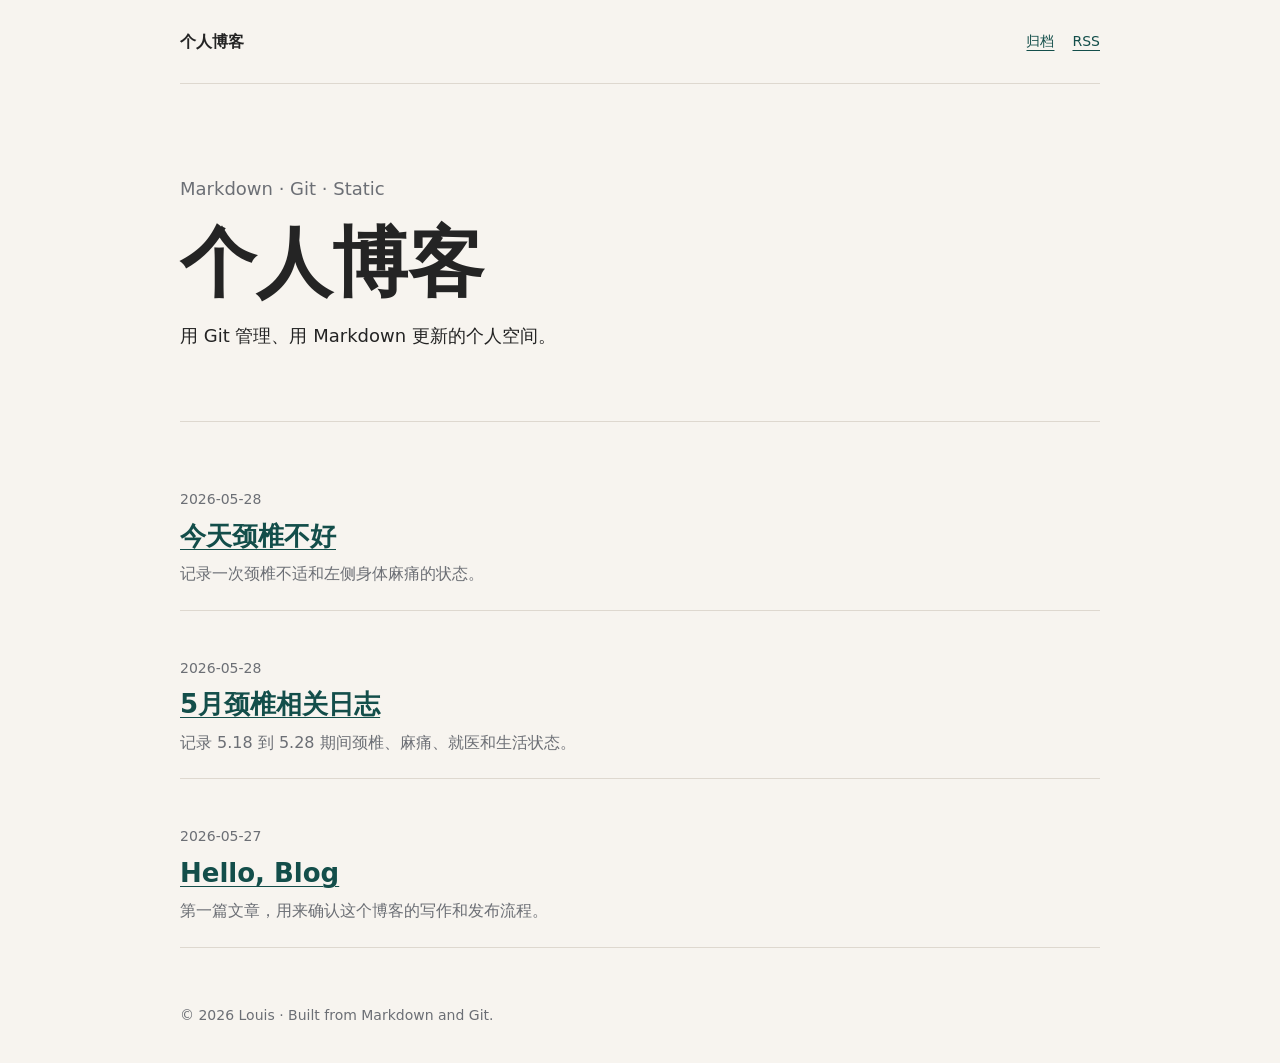
<file: public/index.html>
<!doctype html>
<html lang="zh-CN">
<head>
  <meta charset="utf-8">
  <meta name="viewport" content="width=device-width, initial-scale=1">
  <title>首页 - 个人博客</title>
  <meta name="description" content="用 Git 管理、用 Markdown 更新的个人空间。">
  <link rel="stylesheet" href="./assets/style.css">
</head>
<body>
  <header class="site-header">
    <a class="brand" href="./index.html">个人博客</a>
    <nav>
      <a href="./archive.html">归档</a>
      <a href="./feed.xml">RSS</a>
    </nav>
  </header>
  <main><section class="hero">
  <p class="eyebrow">Markdown · Git · Static</p>
  <h1>个人博客</h1>
  <p>用 Git 管理、用 Markdown 更新的个人空间。</p>
</section>
<section class="post-list">
  <article class="post-card">
  <p class="meta">2026-05-28</p>
  <h2><a href="posts/2026-05-28-neck-and-numbness.html">今天颈椎不好</a></h2>
  <p>记录一次颈椎不适和左侧身体麻痛的状态。</p>
</article>
<article class="post-card">
  <p class="meta">2026-05-28</p>
  <h2><a href="posts/2026-05-28-neck-log-may.html">5月颈椎相关日志</a></h2>
  <p>记录 5.18 到 5.28 期间颈椎、麻痛、就医和生活状态。</p>
</article>
<article class="post-card">
  <p class="meta">2026-05-27</p>
  <h2><a href="posts/2026-05-27-hello.html">Hello, Blog</a></h2>
  <p>第一篇文章，用来确认这个博客的写作和发布流程。</p>
</article>
</section></main>
  <footer class="site-footer">© 2026 Louis · Built from Markdown and Git.</footer>
</body>
</html>
</file>
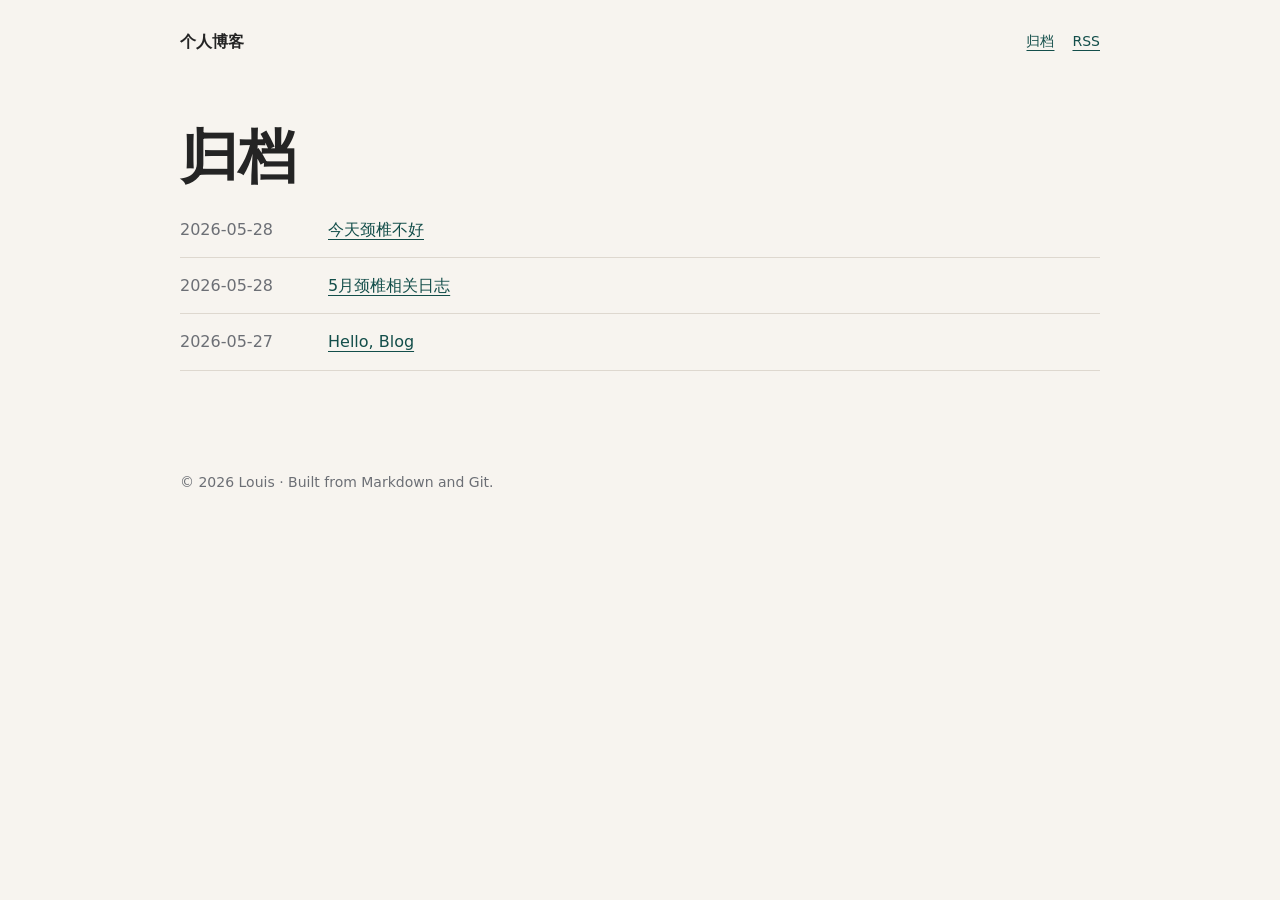
<file: public/archive.html>
<!doctype html>
<html lang="zh-CN">
<head>
  <meta charset="utf-8">
  <meta name="viewport" content="width=device-width, initial-scale=1">
  <title>归档 - 个人博客</title>
  <meta name="description" content="文章归档">
  <link rel="stylesheet" href="./assets/style.css">
</head>
<body>
  <header class="site-header">
    <a class="brand" href="./index.html">个人博客</a>
    <nav>
      <a href="./archive.html">归档</a>
      <a href="./feed.xml">RSS</a>
    </nav>
  </header>
  <main><section class="page">
  <h1>归档</h1>
  <ul class="archive"><li>
  <time>2026-05-28</time>
  <a href="posts/2026-05-28-neck-and-numbness.html">今天颈椎不好</a>
</li>
<li>
  <time>2026-05-28</time>
  <a href="posts/2026-05-28-neck-log-may.html">5月颈椎相关日志</a>
</li>
<li>
  <time>2026-05-27</time>
  <a href="posts/2026-05-27-hello.html">Hello, Blog</a>
</li></ul>
</section></main>
  <footer class="site-footer">© 2026 Louis · Built from Markdown and Git.</footer>
</body>
</html>
</file>
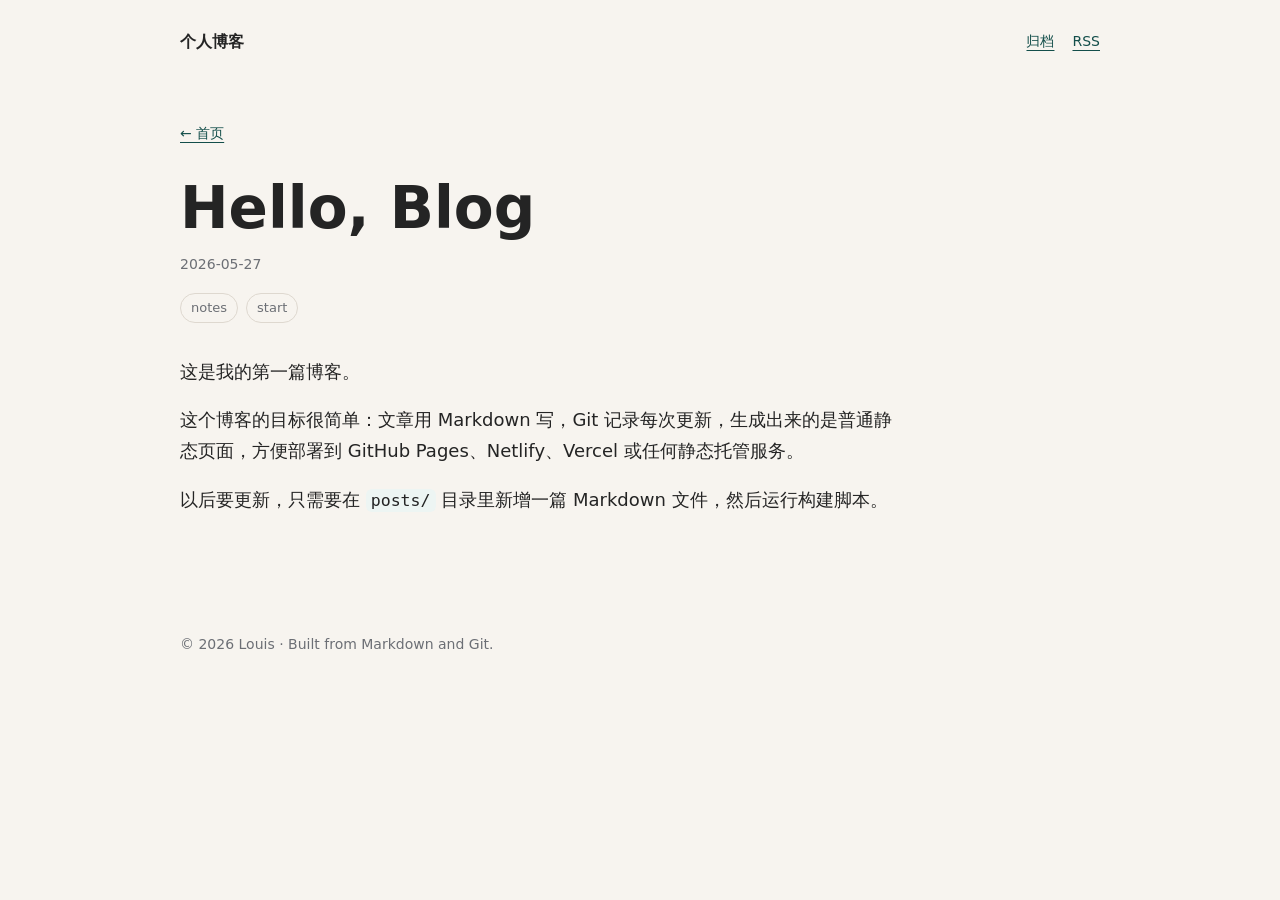
<file: public/posts/2026-05-27-hello.html>
<!doctype html>
<html lang="zh-CN">
<head>
  <meta charset="utf-8">
  <meta name="viewport" content="width=device-width, initial-scale=1">
  <title>Hello, Blog - 个人博客</title>
  <meta name="description" content="第一篇文章，用来确认这个博客的写作和发布流程。">
  <link rel="stylesheet" href="../assets/style.css">
</head>
<body>
  <header class="site-header">
    <a class="brand" href="../index.html">个人博客</a>
    <nav>
      <a href="../archive.html">归档</a>
      <a href="../feed.xml">RSS</a>
    </nav>
  </header>
  <main><article class="post">
  <a class="back-link" href="../index.html">← 首页</a>
  <h1>Hello, Blog</h1>
  <p class="meta">2026-05-27</p>
  <div class="tags"><span>notes</span><span>start</span></div>
  <section class="content"><p>这是我的第一篇博客。</p>
<p>这个博客的目标很简单：文章用 Markdown 写，Git 记录每次更新，生成出来的是普通静态页面，方便部署到 GitHub Pages、Netlify、Vercel 或任何静态托管服务。</p>
<p>以后要更新，只需要在 <code>posts/</code> 目录里新增一篇 Markdown 文件，然后运行构建脚本。</p></section>
</article></main>
  <footer class="site-footer">© 2026 Louis · Built from Markdown and Git.</footer>
</body>
</html>
</file>
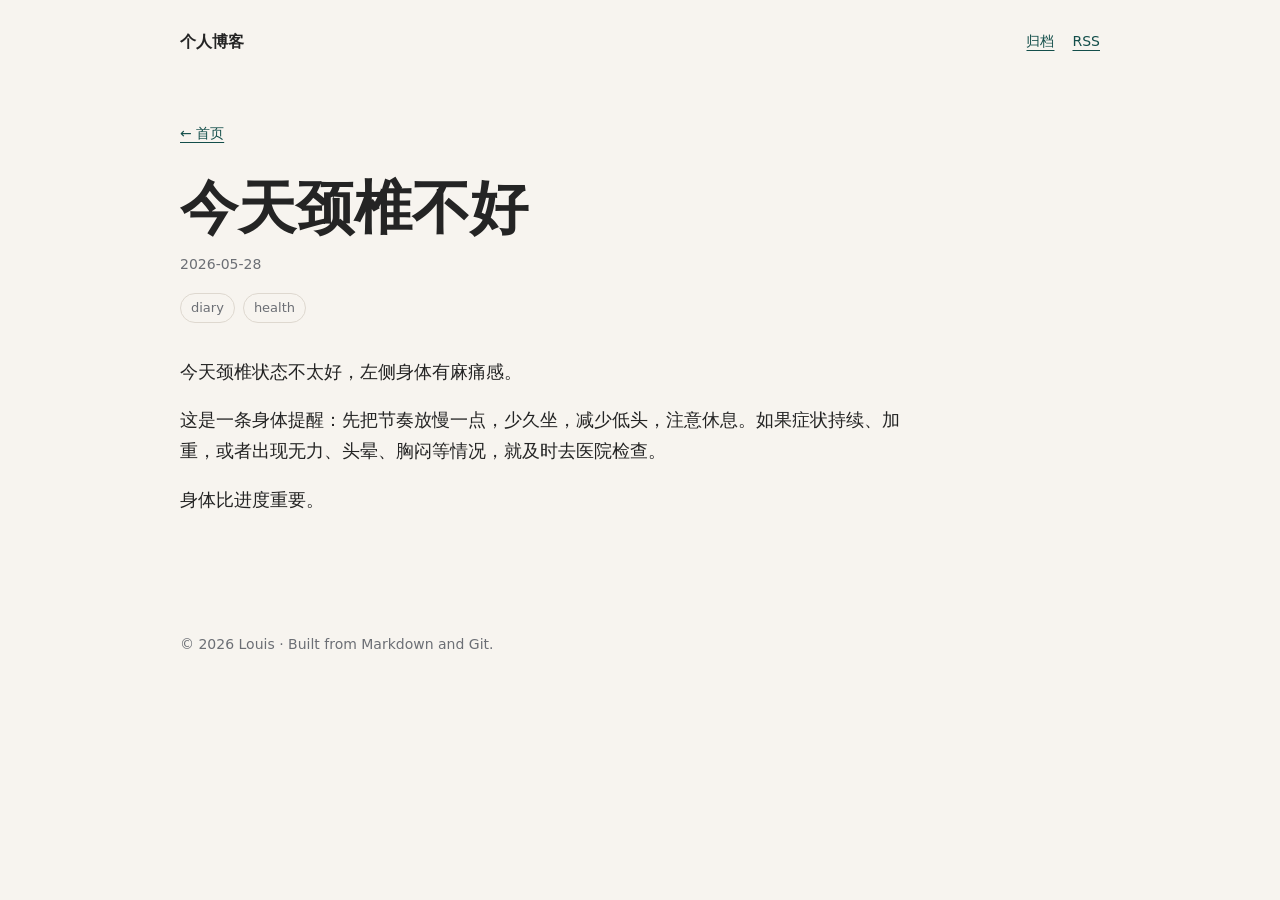
<file: public/posts/2026-05-28-neck-and-numbness.html>
<!doctype html>
<html lang="zh-CN">
<head>
  <meta charset="utf-8">
  <meta name="viewport" content="width=device-width, initial-scale=1">
  <title>今天颈椎不好 - 个人博客</title>
  <meta name="description" content="记录一次颈椎不适和左侧身体麻痛的状态。">
  <link rel="stylesheet" href="../assets/style.css">
</head>
<body>
  <header class="site-header">
    <a class="brand" href="../index.html">个人博客</a>
    <nav>
      <a href="../archive.html">归档</a>
      <a href="../feed.xml">RSS</a>
    </nav>
  </header>
  <main><article class="post">
  <a class="back-link" href="../index.html">← 首页</a>
  <h1>今天颈椎不好</h1>
  <p class="meta">2026-05-28</p>
  <div class="tags"><span>diary</span><span>health</span></div>
  <section class="content"><p>今天颈椎状态不太好，左侧身体有麻痛感。</p>
<p>这是一条身体提醒：先把节奏放慢一点，少久坐，减少低头，注意休息。如果症状持续、加重，或者出现无力、头晕、胸闷等情况，就及时去医院检查。</p>
<p>身体比进度重要。</p></section>
</article></main>
  <footer class="site-footer">© 2026 Louis · Built from Markdown and Git.</footer>
</body>
</html>
</file>
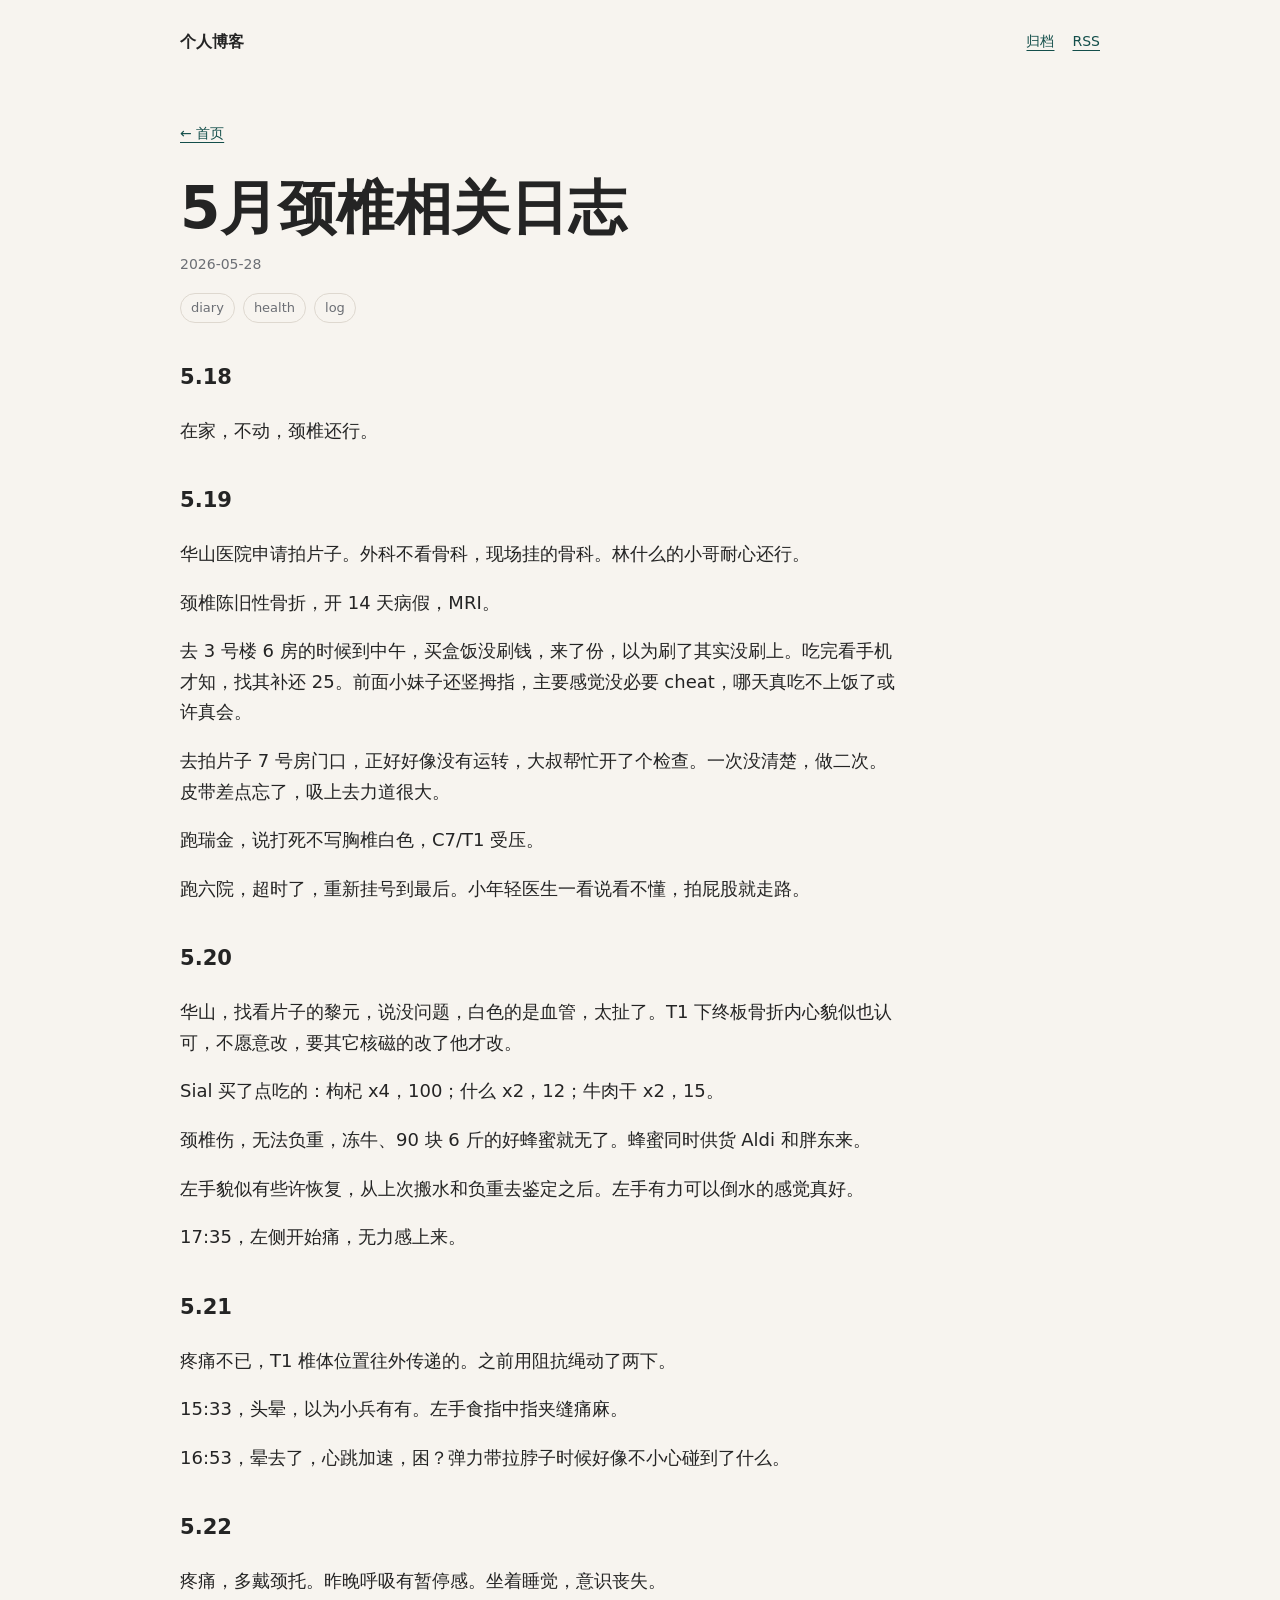
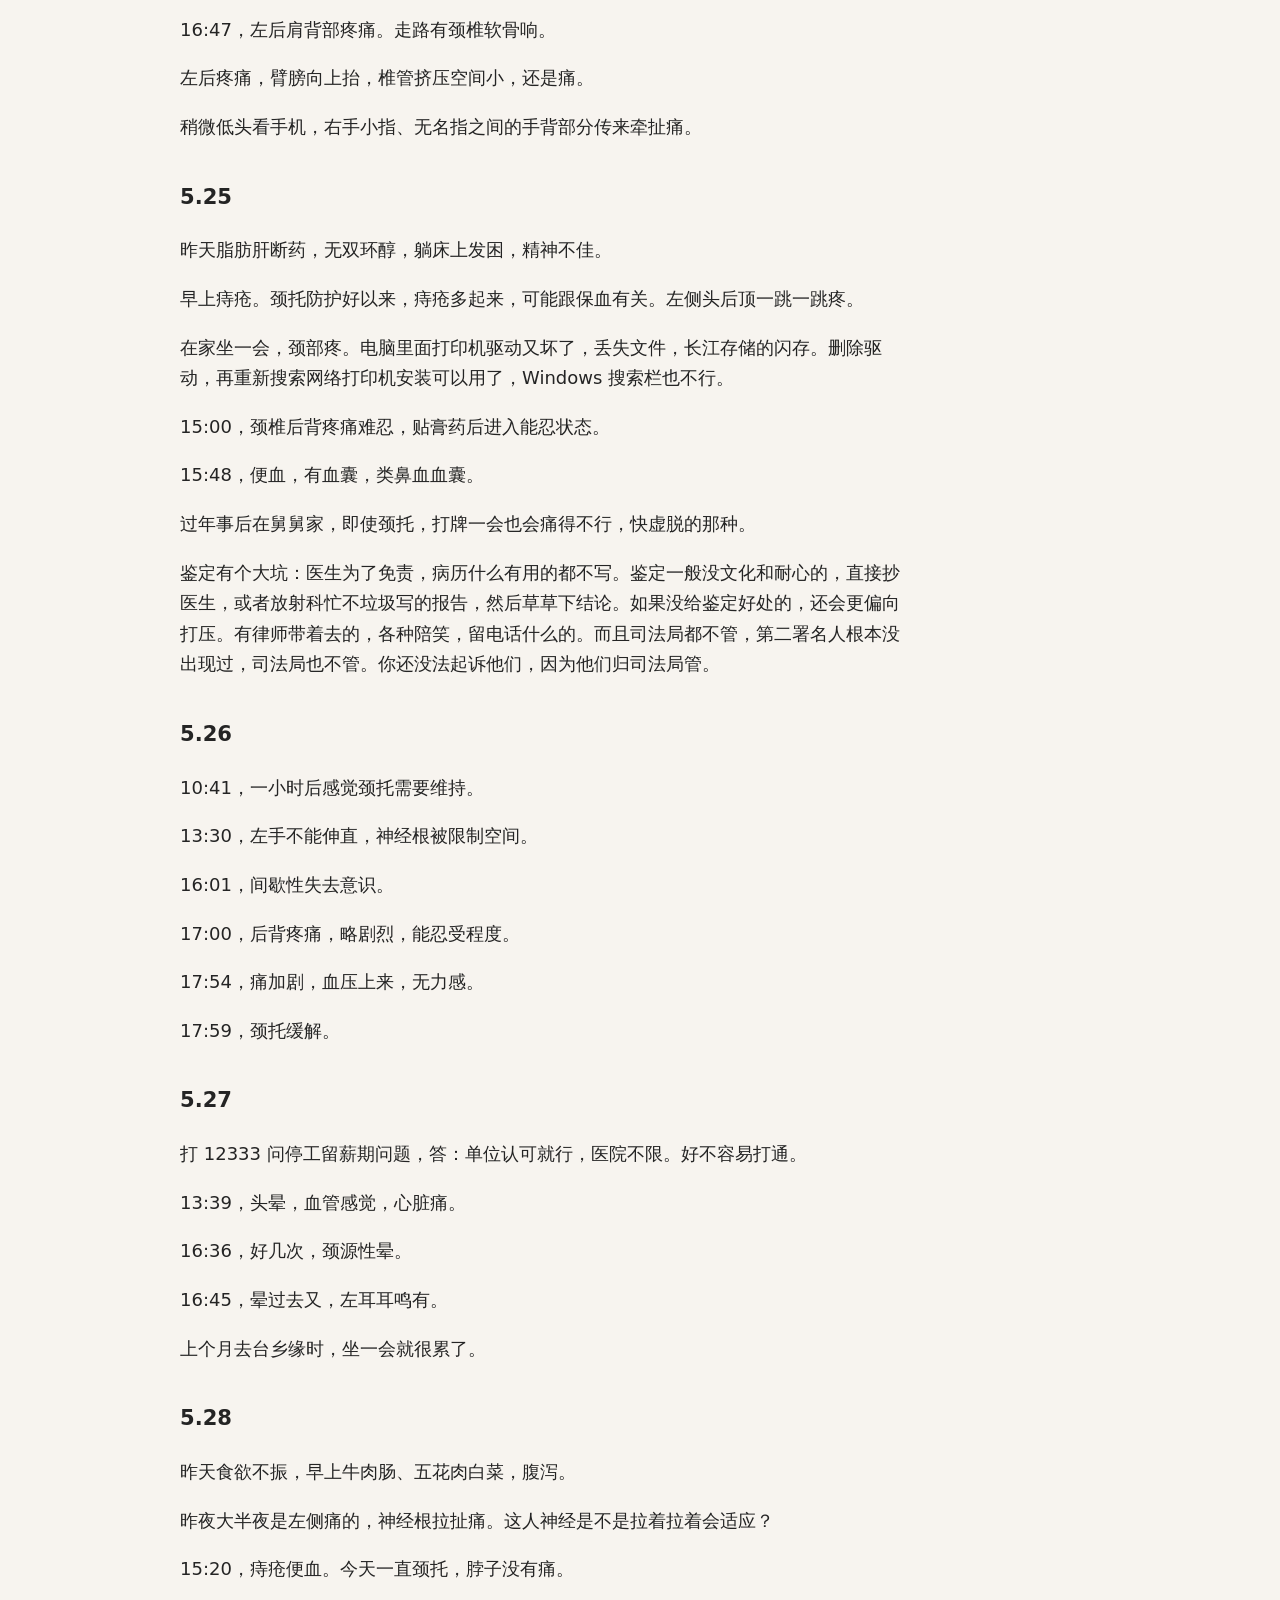
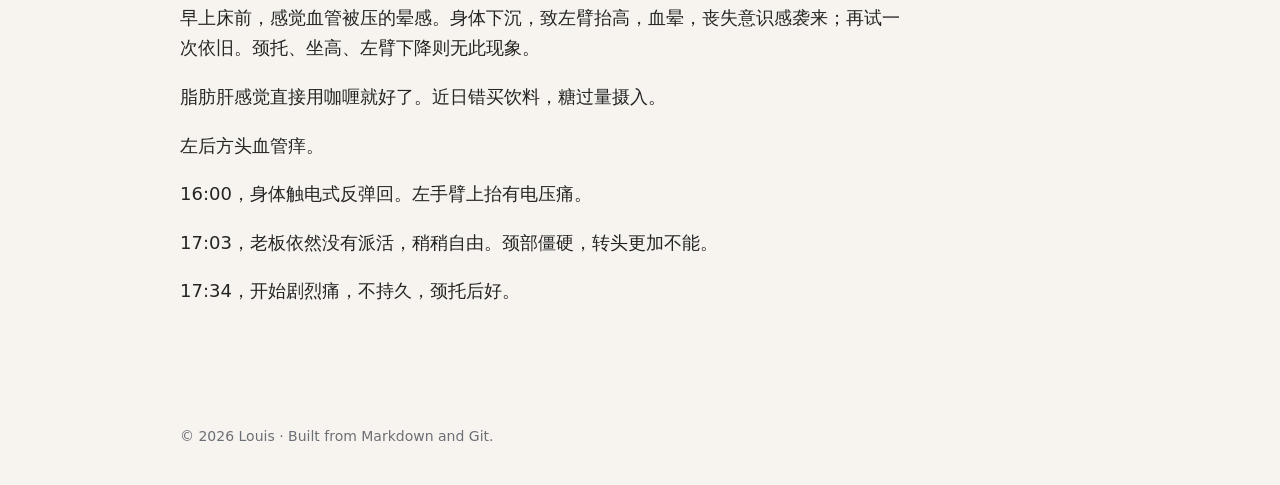
<file: public/posts/2026-05-28-neck-log-may.html>
<!doctype html>
<html lang="zh-CN">
<head>
  <meta charset="utf-8">
  <meta name="viewport" content="width=device-width, initial-scale=1">
  <title>5月颈椎相关日志 - 个人博客</title>
  <meta name="description" content="记录 5.18 到 5.28 期间颈椎、麻痛、就医和生活状态。">
  <link rel="stylesheet" href="../assets/style.css">
</head>
<body>
  <header class="site-header">
    <a class="brand" href="../index.html">个人博客</a>
    <nav>
      <a href="../archive.html">归档</a>
      <a href="../feed.xml">RSS</a>
    </nav>
  </header>
  <main><article class="post">
  <a class="back-link" href="../index.html">← 首页</a>
  <h1>5月颈椎相关日志</h1>
  <p class="meta">2026-05-28</p>
  <div class="tags"><span>diary</span><span>health</span><span>log</span></div>
  <section class="content"><h3>5.18</h3>
<p>在家，不动，颈椎还行。</p>
<h3>5.19</h3>
<p>华山医院申请拍片子。外科不看骨科，现场挂的骨科。林什么的小哥耐心还行。</p>
<p>颈椎陈旧性骨折，开 14 天病假，MRI。</p>
<p>去 3 号楼 6 房的时候到中午，买盒饭没刷钱，来了份，以为刷了其实没刷上。吃完看手机才知，找其补还 25。前面小妹子还竖拇指，主要感觉没必要 cheat，哪天真吃不上饭了或许真会。</p>
<p>去拍片子 7 号房门口，正好好像没有运转，大叔帮忙开了个检查。一次没清楚，做二次。皮带差点忘了，吸上去力道很大。</p>
<p>跑瑞金，说打死不写胸椎白色，C7/T1 受压。</p>
<p>跑六院，超时了，重新挂号到最后。小年轻医生一看说看不懂，拍屁股就走路。</p>
<h3>5.20</h3>
<p>华山，找看片子的黎元，说没问题，白色的是血管，太扯了。T1 下终板骨折内心貌似也认可，不愿意改，要其它核磁的改了他才改。</p>
<p>Sial 买了点吃的：枸杞 x4，100；什么 x2，12；牛肉干 x2，15。</p>
<p>颈椎伤，无法负重，冻牛、90 块 6 斤的好蜂蜜就无了。蜂蜜同时供货 Aldi 和胖东来。</p>
<p>左手貌似有些许恢复，从上次搬水和负重去鉴定之后。左手有力可以倒水的感觉真好。</p>
<p>17:35，左侧开始痛，无力感上来。</p>
<h3>5.21</h3>
<p>疼痛不已，T1 椎体位置往外传递的。之前用阻抗绳动了两下。</p>
<p>15:33，头晕，以为小兵有有。左手食指中指夹缝痛麻。</p>
<p>16:53，晕去了，心跳加速，困？弹力带拉脖子时候好像不小心碰到了什么。</p>
<h3>5.22</h3>
<p>疼痛，多戴颈托。昨晚呼吸有暂停感。坐着睡觉，意识丧失。</p>
<p>16:47，左后肩背部疼痛。走路有颈椎软骨响。</p>
<p>左后疼痛，臂膀向上抬，椎管挤压空间小，还是痛。</p>
<p>稍微低头看手机，右手小指、无名指之间的手背部分传来牵扯痛。</p>
<h3>5.25</h3>
<p>昨天脂肪肝断药，无双环醇，躺床上发困，精神不佳。</p>
<p>早上痔疮。颈托防护好以来，痔疮多起来，可能跟保血有关。左侧头后顶一跳一跳疼。</p>
<p>在家坐一会，颈部疼。电脑里面打印机驱动又坏了，丢失文件，长江存储的闪存。删除驱动，再重新搜索网络打印机安装可以用了，Windows 搜索栏也不行。</p>
<p>15:00，颈椎后背疼痛难忍，贴膏药后进入能忍状态。</p>
<p>15:48，便血，有血囊，类鼻血血囊。</p>
<p>过年事后在舅舅家，即使颈托，打牌一会也会痛得不行，快虚脱的那种。</p>
<p>鉴定有个大坑：医生为了免责，病历什么有用的都不写。鉴定一般没文化和耐心的，直接抄医生，或者放射科忙不垃圾写的报告，然后草草下结论。如果没给鉴定好处的，还会更偏向打压。有律师带着去的，各种陪笑，留电话什么的。而且司法局都不管，第二署名人根本没出现过，司法局也不管。你还没法起诉他们，因为他们归司法局管。</p>
<h3>5.26</h3>
<p>10:41，一小时后感觉颈托需要维持。</p>
<p>13:30，左手不能伸直，神经根被限制空间。</p>
<p>16:01，间歇性失去意识。</p>
<p>17:00，后背疼痛，略剧烈，能忍受程度。</p>
<p>17:54，痛加剧，血压上来，无力感。</p>
<p>17:59，颈托缓解。</p>
<h3>5.27</h3>
<p>打 12333 问停工留薪期问题，答：单位认可就行，医院不限。好不容易打通。</p>
<p>13:39，头晕，血管感觉，心脏痛。</p>
<p>16:36，好几次，颈源性晕。</p>
<p>16:45，晕过去又，左耳耳鸣有。</p>
<p>上个月去台乡缘时，坐一会就很累了。</p>
<h3>5.28</h3>
<p>昨天食欲不振，早上牛肉肠、五花肉白菜，腹泻。</p>
<p>昨夜大半夜是左侧痛的，神经根拉扯痛。这人神经是不是拉着拉着会适应？</p>
<p>15:20，痔疮便血。今天一直颈托，脖子没有痛。</p>
<p>早上床前，感觉血管被压的晕感。身体下沉，致左臂抬高，血晕，丧失意识感袭来；再试一次依旧。颈托、坐高、左臂下降则无此现象。</p>
<p>脂肪肝感觉直接用咖喱就好了。近日错买饮料，糖过量摄入。</p>
<p>左后方头血管痒。</p>
<p>16:00，身体触电式反弹回。左手臂上抬有电压痛。</p>
<p>17:03，老板依然没有派活，稍稍自由。颈部僵硬，转头更加不能。</p>
<p>17:34，开始剧烈痛，不持久，颈托后好。</p></section>
</article></main>
  <footer class="site-footer">© 2026 Louis · Built from Markdown and Git.</footer>
</body>
</html>
</file>
<file: public/assets/style.css>
:root {
  color-scheme: light;
  --bg: #f7f4ef;
  --panel: #fffdf9;
  --text: #242424;
  --muted: #6c6f75;
  --line: #ded8cf;
  --accent: #0f766e;
  --accent-strong: #134e4a;
  --code: #edf5f3;
}

* {
  box-sizing: border-box;
}

body {
  margin: 0;
  background: var(--bg);
  color: var(--text);
  font-family: ui-sans-serif, system-ui, -apple-system, BlinkMacSystemFont, "Segoe UI", sans-serif;
  line-height: 1.7;
}

a {
  color: var(--accent-strong);
  text-decoration-thickness: 1px;
  text-underline-offset: 4px;
}

.site-header,
.site-footer,
main {
  width: min(920px, calc(100% - 32px));
  margin: 0 auto;
}

.site-header {
  display: flex;
  align-items: center;
  justify-content: space-between;
  padding: 28px 0;
}

.brand {
  color: var(--text);
  font-weight: 800;
  text-decoration: none;
}

nav {
  display: flex;
  gap: 18px;
  font-size: 14px;
}

.hero {
  padding: 72px 0 52px;
  border-top: 1px solid var(--line);
  border-bottom: 1px solid var(--line);
}

.eyebrow,
.meta {
  color: var(--muted);
  font-size: 14px;
}

h1 {
  max-width: 760px;
  margin: 8px 0 14px;
  font-size: clamp(38px, 7vw, 76px);
  line-height: 1.05;
  letter-spacing: 0;
}

h2 {
  margin: 8px 0;
  font-size: 26px;
  line-height: 1.25;
}

.hero p {
  max-width: 620px;
  font-size: 18px;
}

.post-list {
  display: grid;
  gap: 16px;
  padding: 36px 0 20px;
}

.post-card {
  padding: 22px 0;
  border-bottom: 1px solid var(--line);
}

.post-card p {
  max-width: 680px;
  margin: 8px 0 0;
  color: var(--muted);
}

.post,
.page {
  padding: 36px 0 64px;
}

.post h1,
.page h1 {
  font-size: clamp(34px, 6vw, 58px);
}

.back-link {
  display: inline-block;
  margin-bottom: 24px;
  font-size: 14px;
}

.tags {
  display: flex;
  flex-wrap: wrap;
  gap: 8px;
  margin: 16px 0 34px;
}

.tags span {
  border: 1px solid var(--line);
  border-radius: 999px;
  color: var(--muted);
  font-size: 13px;
  padding: 3px 10px;
}

.content {
  max-width: 720px;
  font-size: 18px;
}

.content h2,
.content h3,
.content h4 {
  margin-top: 36px;
}

code {
  background: var(--code);
  border-radius: 6px;
  padding: 2px 5px;
  font-size: 0.92em;
}

pre {
  overflow: auto;
  background: #17211f;
  border-radius: 8px;
  color: #eef8f5;
  padding: 18px;
}

pre code {
  background: transparent;
  padding: 0;
}

.archive {
  list-style: none;
  margin: 0;
  padding: 0;
}

.archive li {
  display: grid;
  grid-template-columns: 128px 1fr;
  gap: 20px;
  padding: 14px 0;
  border-bottom: 1px solid var(--line);
}

.archive time,
.site-footer {
  color: var(--muted);
}

.site-footer {
  padding: 36px 0;
  font-size: 14px;
}

@media (max-width: 620px) {
  .site-header {
    align-items: flex-start;
    gap: 14px;
    flex-direction: column;
  }

  .hero {
    padding: 48px 0 38px;
  }

  .archive li {
    grid-template-columns: 1fr;
    gap: 4px;
  }
}
</file>
